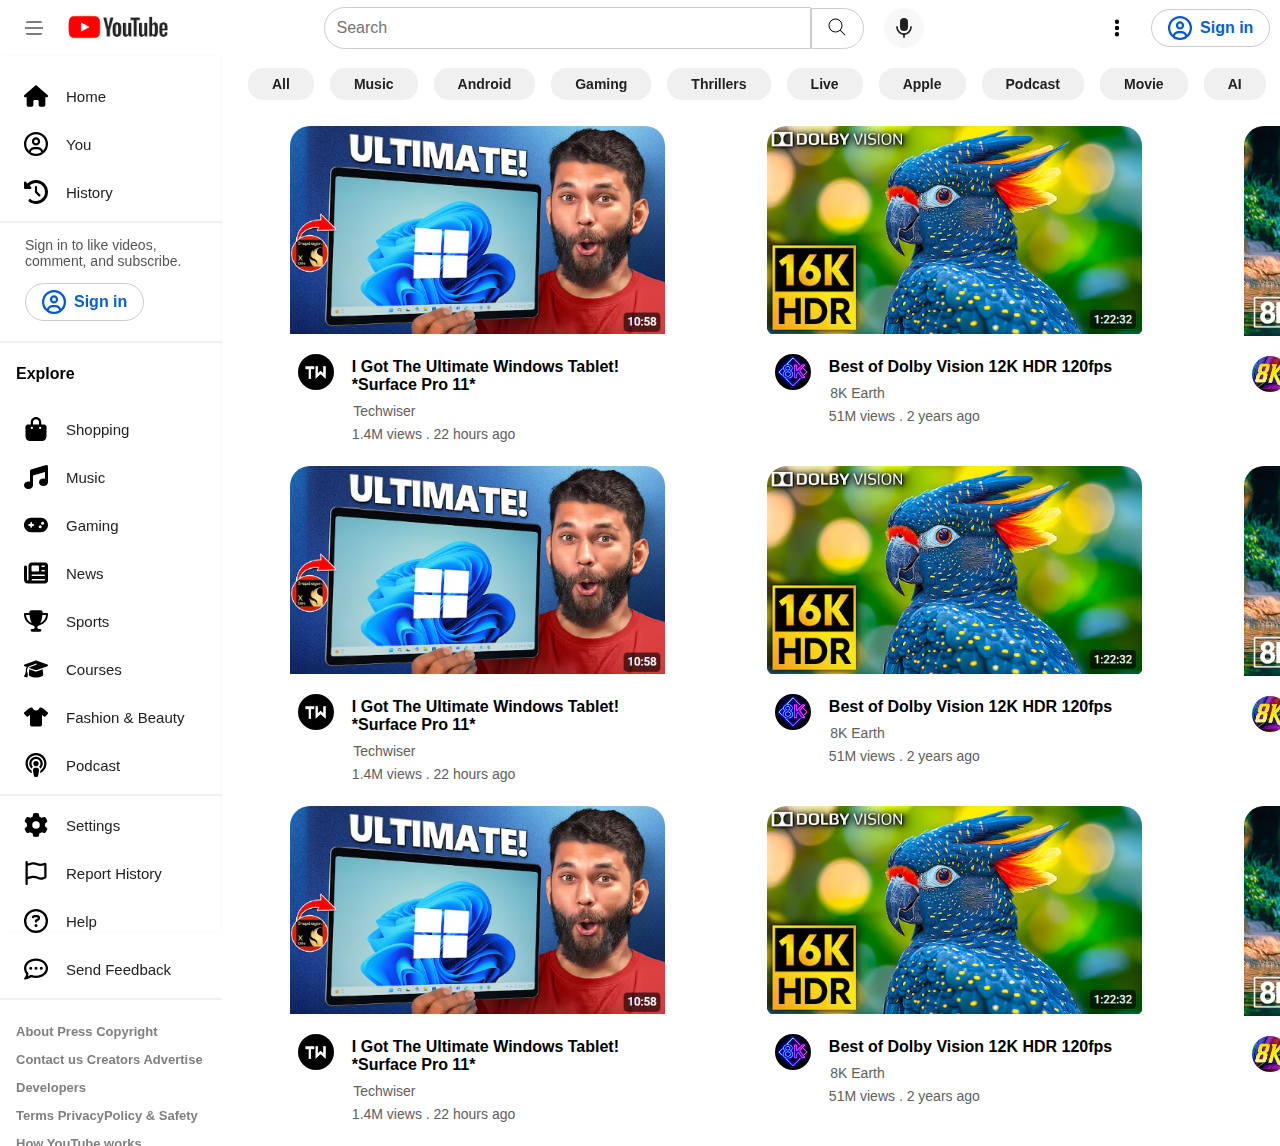
<file: index.html>
<!DOCTYPE html>
<html lang="en">

<head>
    <meta charset="UTF-8">
    <meta name="viewport" content="width=device-width, initial-scale=1.0">
    <title>YouTube</title>
    <link rel="icon" href="youtube_icon.png">
    <link rel="stylesheet" href="style.css">
</head>

<body>
    <header class="yt_header">

        <!--Left header div-->
        <div class="yt_header_left">
            <img src="hamburger_icon.svg" alt="Menu" height="24" width="24" class="hamburger_icon">
            <a href="index.html">
                <img src="youtube_logo.png" alt="YouTube Logo" class="yt_logo">
            </a>
        </div>
        <!--Center header div-->
        <div class="yt_header_center">
            <input type="text" class="searchbar" placeholder="Search">
            <button class="search_btn">
                <img src="search_icon.svg" alt="Search Icon" height="24" width="24" />
            </button>
            <button class="mic_btn">
                <img src="mic_icon.svg" alt="Mic Icon" height="24" width="24" />
            </button>
        </div>

        </div>
        <!--Right header div-->
        <div class="yt_header_right">
            <button class="More_icon">
                <img src="ellipsis-vertical-solid.svg" alt="More Icon" height="20" width="20" />
            </button>
            <button class="signin_btn">
                <img src="user.svg" alt="User Icon" height="24" width="24" style="margin-right:8px;" />
                <span>Sign in</span>
            </button>
        </div>
        <!--Vertical button group-->
        <div class="header_filters">
            <button class="filter_btn">All</button>
            <button class="filter_btn">Music</button>
            <button class="filter_btn">Android</button>
            <button class="filter_btn">Gaming</button>
            <button class="filter_btn">Thrillers</button>
            <button class="filter_btn">Live</button>
            <button class="filter_btn">Apple</button>
            <button class="filter_btn">Podcast</button>
            <button class="filter_btn">Movie</button>
            <button class="filter_btn">AI</button>
            <button class="filter_btn">Traliers</button>
            <button class="filter_btn">Comedy</button>
        </div>
    </header>

    <!-- Sidebar -->

    <div class="yt_layout">
        <nav class="yt_sidebar">
            <ul>
                <li><img src="home_icon.svg" alt="Home" class="yt_sidebar_icon"> Home</li>
                <li><img src="user.svg" alt="You" class="yt_sidebar_icon"> You</li>
                <li><img src="history_icon.svg" alt="History" class="yt_sidebar_icon"> History</li>
                <hr style="border: 1px solid #f0f0f0; width: 100%;">
                <div class="demo_text">
                    <p>Sign in to like videos, comment, and subscribe.</p>
                </div>
                <button class="signin_btn_sidebar">
                    <img src="user.svg" alt="User Icon" height="24" width="24" style="margin-right:8px;" />
                    <span>Sign in</span>
                </button>
                <hr style="border: 1px solid #f0f0f0; width: 100%;">
                <p class="explore">Explore</p>
                <li><img src="shopping_icon.svg" alt="Shopping" class="yt_sidebar_icon"> Shopping</li>
                <li><img src="music_icon.svg" alt="Music" class="yt_sidebar_icon"> Music</li>
                <li><img src="gaming_icon.svg" alt="Gaming" class="yt_sidebar_icon"> Gaming</li>
                <li><img src="news_icon.svg" alt="News" class="yt_sidebar_icon"> News</li>
                <li><img src="sports_icon.svg" alt="Sports" class="yt_sidebar_icon"> Sports</li>
                <li><img src="courses_icon.svg" alt="Courses" class="yt_sidebar_icon"> Courses</li>
                <li><img src="fashion_icon.svg" alt="Fashion & Beauty" class="yt_sidebar_icon"> Fashion & Beauty</li>
                <li><img src="podcast_icon.svg" alt="Podcast" class="yt_sidebar_icon"> Podcast</li>
                <hr style="border: 1px solid #f0f0f0; width: 100%;">
                <li><img src="settings_icon.svg" alt="Settings" class="yt_sidebar_icon"> Settings</li>
                <li><img src="report_history_icon.svg" alt="Report History" class="yt_sidebar_icon"> Report History</li>
                <li><img src="help_icon.svg" alt="Help" class="yt_sidebar_icon"> Help</li>
                <li><img src="feedback_icon.svg" alt="Send Feedback" class="yt_sidebar_icon"> Send Feedback</li>
                <hr style="border: 1px solid #f0f0f0; width: 100%;">
                <div class="sidebar_footer">
                    <p>About Press Copyright</p>
                    <p>Contact us Creators Advertise</p>
                    <p>Developers</p>
                    <p>Terms PrivacyPolicy & Safety</p>
                    <p>How YouTube works</p>
                    <p>Test new features</p>
                    <p style="color: rgba(0, 0, 0, 0.375)">&copy; 2025 Google LLC</p>
                </div>
            </ul>
        </nav>
        <div class="yt_main">
            <!-- Main content area -->
            <div class="yt-grid">
                <a href="intab1.html" target="_self">
                    <article class="yt-card">
                        <img id="card_image_" src="image_1.jpg" alt="image_1" class="yt-img">
                        <div class="yt-card-content">
                            <channel id="yt-card-channel">
                                <img src="channel_1.jpg" alt="Channel Icon" class="yt-channel-icon"
                                    style="height: 36px; width: 36px; border-radius: 50%;">
                            </channel>
                            <h3 id="yt-card-title" style="font-size: 16px;"> I Got The Ultimate Windows Tablet! *Surface
                                Pro 11*</h3>
                            <p id="yt-card-channel_name">Techwiser</p>
                            <p id="views_time">1.4M views . 22 hours ago</p>
                        </div>
                    </article>
                </a>
                <a href="intab2.html" target="_self">
                    <article class="yt-card">
                        <img id="card_image_" src="image_2.jpg" alt="image_2" class="yt-img">
                        <div class="yt-card-content">
                            <channel id="yt-card-channel">
                                <img src="channel_2.jpg" alt="Channel Icon" class="yt-channel-icon"
                                    style="height: 36px; width: 36px; border-radius: 50%;">
                            </channel>
                            <h3 id="yt-card-title" style="font-size: 16px;">Best of Dolby Vision 12K HDR 120fps</h3>
                            <p id="yt-card-channel_name">8K Earth</p>
                            <p id="views_time">51M views . 2 years ago</p>
                        </div>
                    </article>
                </a>
                <a href="intab3.html" target="_self">
                    <article class="yt-card">
                        <img id="card_image_" src="image_3.jpg" alt="image_3" class="yt-img">
                        <div class="yt-card-content">
                            <channel id="yt-card-channel">
                                <img src="channel_3.jpg" alt="Channel Icon" class="yt-channel-icon"
                                    style="height: 36px; width: 36px; border-radius: 50%;">
                            </channel>
                            <h3 id="yt-card-title" style="font-size: 16px;">Brilliant Plumage Birds 8K Vivid</h3>
                            <p id="yt-card-channel_name">Birdsong Bliss 8K</p>
                            <p id="views_time">356 views . 2 days ago</p>
                        </div>
                    </article>
                </a>
            </div>

            <!--Grid _2-->
            <div class="yt-grid">
                <a href="intab1.html" target="_self">
                    <article class="yt-card">
                        <img id="card_image_" src="image_1.jpg" alt="image_1" class="yt-img">
                        <div class="yt-card-content">
                            <channel id="yt-card-channel">
                                <img src="channel_1.jpg" alt="Channel Icon" class="yt-channel-icon"
                                    style="height: 36px; width: 36px; border-radius: 50%;">
                            </channel>
                            <h3 id="yt-card-title" style="font-size: 16px;"> I Got The Ultimate Windows Tablet! *Surface
                                Pro 11*</h3>
                            <p id="yt-card-channel_name">Techwiser</p>
                            <p id="views_time">1.4M views . 22 hours ago</p>
                        </div>
                    </article>
                </a>
                <a href="intab2.html" target="_self">
                    <article class="yt-card">
                        <img id="card_image_" src="image_2.jpg" alt="image_2" class="yt-img">
                        <div class="yt-card-content">
                            <channel id="yt-card-channel">
                                <img src="channel_2.jpg" alt="Channel Icon" class="yt-channel-icon"
                                    style="height: 36px; width: 36px; border-radius: 50%;">
                            </channel>
                            <h3 id="yt-card-title" style="font-size: 16px;">Best of Dolby Vision 12K HDR 120fps</h3>
                            <p id="yt-card-channel_name">8K Earth</p>
                            <p id="views_time">51M views . 2 years ago</p>
                        </div>
                    </article>
                </a>
                <a href="intab3.html" target="_self">
                    <article class="yt-card">
                        <img id="card_image_" src="image_3.jpg" alt="image_3" class="yt-img">
                        <div class="yt-card-content">
                            <channel id="yt-card-channel">
                                <img src="channel_3.jpg" alt="Channel Icon" class="yt-channel-icon"
                                    style="height: 36px; width: 36px; border-radius: 50%;">
                            </channel>
                            <h3 id="yt-card-title" style="font-size: 16px;">Brilliant Plumage Birds 8K Vivid</h3>
                            <p id="yt-card-channel_name">Birdsong Bliss 8K</p>
                            <p id="views_time">356 views . 2 days ago</p>
                        </div>
                    </article>
                </a>
            </div>

            <!--Grid _3-->
            <div class="yt-grid">
                <a href="intab1.html" target="_self">
                    <article class="yt-card">
                        <img id="card_image_" src="image_1.jpg" alt="image_1" class="yt-img">
                        <div class="yt-card-content">
                            <channel id="yt-card-channel">
                                <img src="channel_1.jpg" alt="Channel Icon" class="yt-channel-icon"
                                    style="height: 36px; width: 36px; border-radius: 50%;">
                            </channel>
                            <h3 id="yt-card-title" style="font-size: 16px;"> I Got The Ultimate Windows Tablet! *Surface
                                Pro 11*</h3>
                            <p id="yt-card-channel_name">Techwiser</p>
                            <p id="views_time">1.4M views . 22 hours ago</p>
                        </div>
                    </article>
                </a>
                <a href="intab2.html" target="_self">
                    <article class="yt-card">
                        <img id="card_image_" src="image_2.jpg" alt="image_2" class="yt-img">
                        <div class="yt-card-content">
                            <channel id="yt-card-channel">
                                <img src="channel_2.jpg" alt="Channel Icon" class="yt-channel-icon"
                                    style="height: 36px; width: 36px; border-radius: 50%;">
                            </channel>
                            <h3 id="yt-card-title" style="font-size: 16px;">Best of Dolby Vision 12K HDR 120fps</h3>
                            <p id="yt-card-channel_name">8K Earth</p>
                            <p id="views_time">51M views . 2 years ago</p>
                        </div>
                    </article>
                </a>
                <a href="intab3.html" target="_self">
                    <article class="yt-card">
                        <img id="card_image_" src="image_3.jpg" alt="image_3" class="yt-img">
                        <div class="yt-card-content">
                            <channel id="yt-card-channel">
                                <img src="channel_3.jpg" alt="Channel Icon" class="yt-channel-icon"
                                    style="height: 36px; width: 36px; border-radius: 50%;">
                            </channel>
                            <h3 id="yt-card-title" style="font-size: 16px;">Brilliant Plumage Birds 8K Vivid</h3>
                            <p id="yt-card-channel_name">Birdsong Bliss 8K</p>
                            <p id="views_time">356 views . 2 days ago</p>
                        </div>
                    </article>
                </a>
            </div>
        </div>

</body>

</html>
</file>
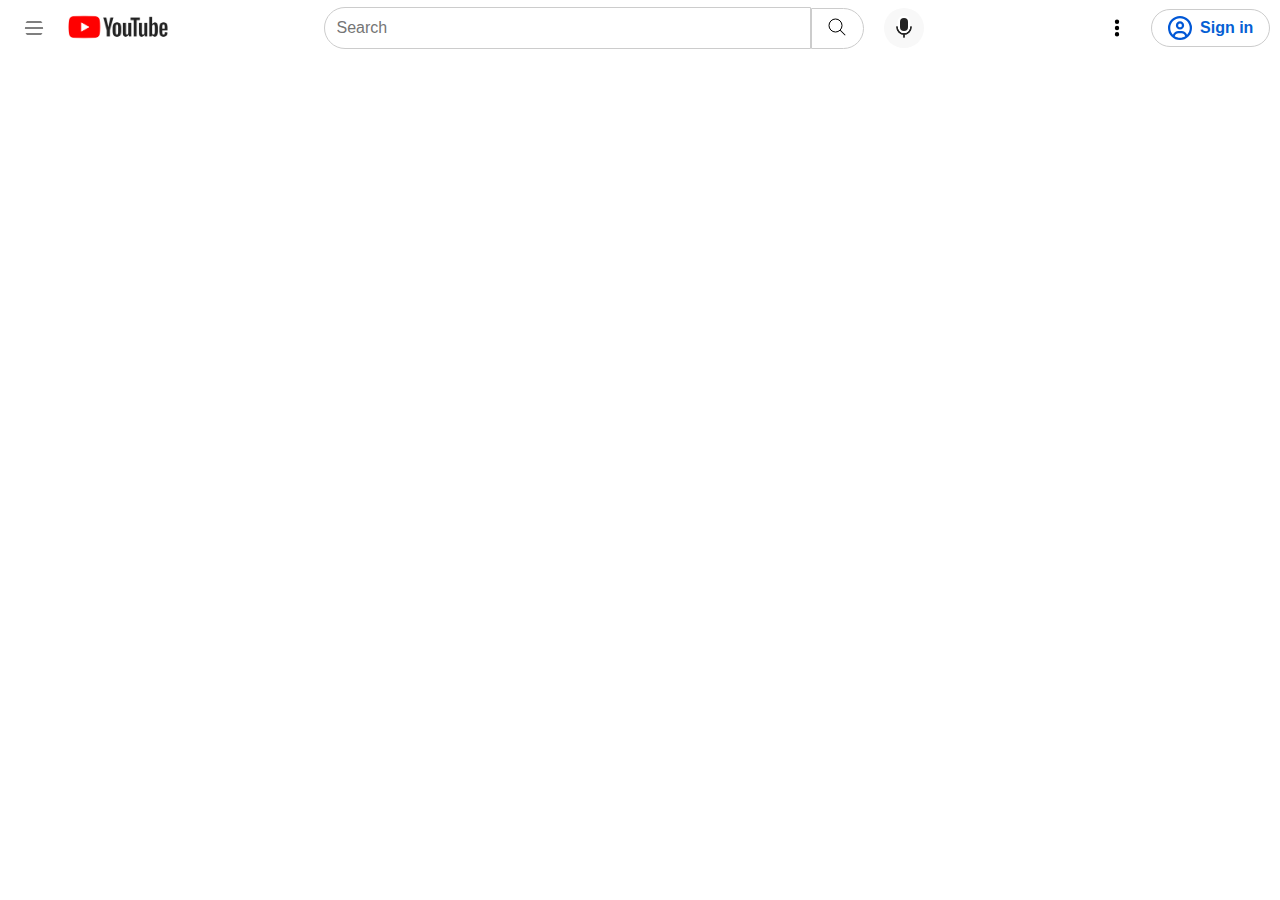
<file: intab.html>
<!DOCTYPE html>
<html lang="en">

<head>
    <meta charset="UTF-8">
    <meta name="viewport" content="width=device-width, initial-scale=1.0">
    <title>I Got The Ultimate Windows Tablet! *Surface Pro 11*</title>
    <link rel="icon" href="youtube_icon.png">
    <link rel="stylesheet" href="style.css">
</head>

<body>
    <script src="universal_header.js"></script>
    <br>

    <iframe width="845" height="420" src="https://www.youtube.com/embed/7KMbgZ7nHmU?si=wPnsCyqgdhUiN0f0"
        title="YouTube video player" frameborder="0"
        allow="accelerometer; autoplay; clipboard-write; encrypted-media; gyroscope; picture-in-picture; web-share"
        referrerpolicy="strict-origin-when-cross-origin" allowfullscreen style="padding: 100px;"></iframe>

</body>

</html>
</file>
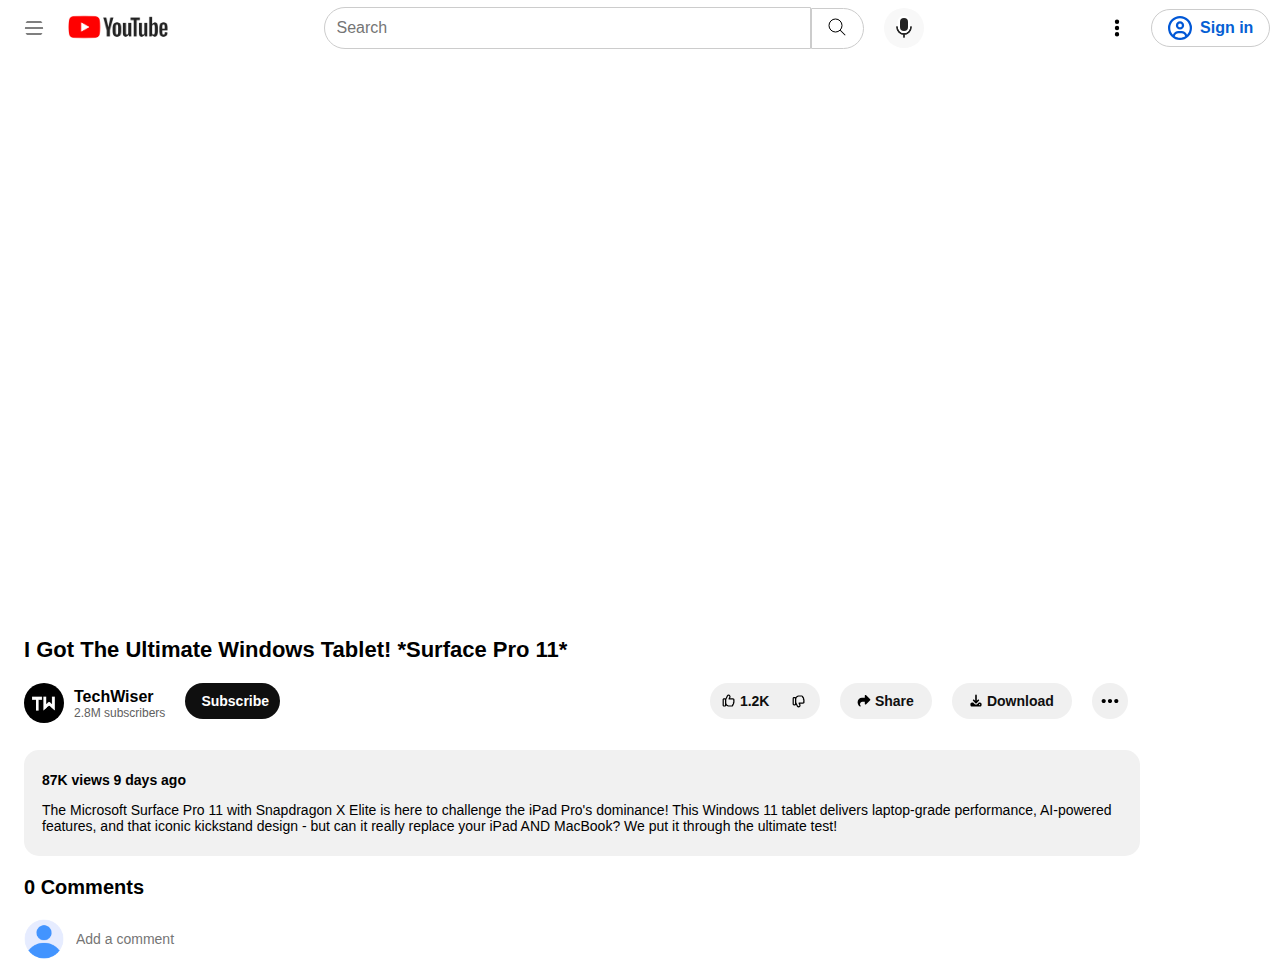
<file: intab2.html>
<!DOCTYPE html>
<html lang="en">

<head>
    <meta charset="UTF-8">
    <meta name="viewport" content="width=device-width, initial-scale=1.0">
    <title>Best of Dolby Vision 12K HDR 120fps</title>
    <link rel="icon" href="youtube_icon.png">
    <link rel="stylesheet" href="style.css">
</head>

<body>
    <script src="universal_header.js"></script>

    <!--main video div-->
    <div id="video_stream" style="margin-left: 24px;">
        <iframe width="1100px" height="550px" src="https://www.youtube.com/embed/7KMbgZ7nHmU?si=wPnsCyqgdhUiN0f0"
            title="YouTube video player" frameborder="0"
            allow="accelerometer; autoplay; clipboard-write; encrypted-media; gyroscope; picture-in-picture; web-share"
            referrerpolicy="strict-origin-when-cross-origin" allowfullscreen
            style="border-radius: 15px; margin-top: 75px;">
        </iframe>
        <h3 style="font-size: 22px; line-height: 2px;">I Got The Ultimate Windows Tablet! *Surface Pro 11*</h3>
        <div style="display: flex">
            <img src=" channel_1.jpg" alt="Channel Icon" class="yt-channel-icon"
                style="height: 40px; width: 40px; border-radius: 50%; margin-top: 10px;">

            <h4 style="font-size: 16px; margin-left: 10px; line-height: 5px;">TechWiser <br>
                <p style="font-size: 12px; font-weight: 300; color: #606060;">2.8M subscribers</p>
            </h4>
            <button id="subscribe-btn">Subscribe</button>
            <button id="like-count-btn">
                <img src="like_icon.svg" alt="Like" id="like-icon">
                <span id="like-count">1.2K</span>
            </button>
            <button id="dislike-count-btn">
                <img src="dislike_icon.svg" alt="Dislike" id="dislike-icon">
            </button>
            <button id="share-btn">
                <img src="share-icon.svg" alt="Share" id="share-icon">
                <span id="share-text">Share</span>
            </button>
            <button id="download-btn">
                <img src="download-icon.svg" alt="Download" id="download-icon">
                <span id="download-text">Download</span>
            </button>
            <button id="ellipse-horizontal-btn">
                <img src="ellipsis-horizontal-icon.svg" alt="More" id="ellipsis-horizontal-icon">
            </button>
        </div>
        <div id="description-box">
            <p style="font-weight: 550; margin-left: 10px;">87K views 9 days ago</p>
            <p style="margin-left: 10px;">The Microsoft Surface Pro 11 with Snapdragon X Elite is here to challenge the
                iPad Pro's dominance! This
                Windows 11
                tablet delivers laptop-grade performance, AI-powered features, and that iconic kickstand design - but
                can it really
                replace your iPad AND MacBook? We put it through the ultimate test!
            </p>
        </div>
        <div id="comment-section">
            <h3 style="font-size: 20px;">0 Comments</h3>
            <div class="comment" style="display: flex; align-items: center; margin-top: 10px;">
                <img src="user_account.png" alt="Profile Icon" id="prolile-icon" style=" height: 40px; width: 40px;
                    border-radius: 50%;">
                <input style="font-size: 14px; color: #606060; margin-left: 10px; border: none;"
                    placeholder="Add a comment">
            </div>
        </div>
    </div>
    <!--secondary video div-->
    <nav class="yt_secondary_display">
        <div class="segments">
        </div>

    </nav>


</body>

</html>

<!---
    <div style=" padding-bottom: 75px;">
        </div>
        <iframe width="560" height="315" src="https://www.youtube.com/embed/_WUZmzNTJB4?si=bgp8wDFbnD2zsLr8"
            title="YouTube video player" frameborder="0"
            allow="accelerometer; autoplay; clipboard-write; encrypted-media; gyroscope; picture-in-picture; web-share"
            referrerpolicy="strict-origin-when-cross-origin" allowfullscreen
            style="border-radius: 15px; margin-left: 24px;">
        </iframe> --->
</file>
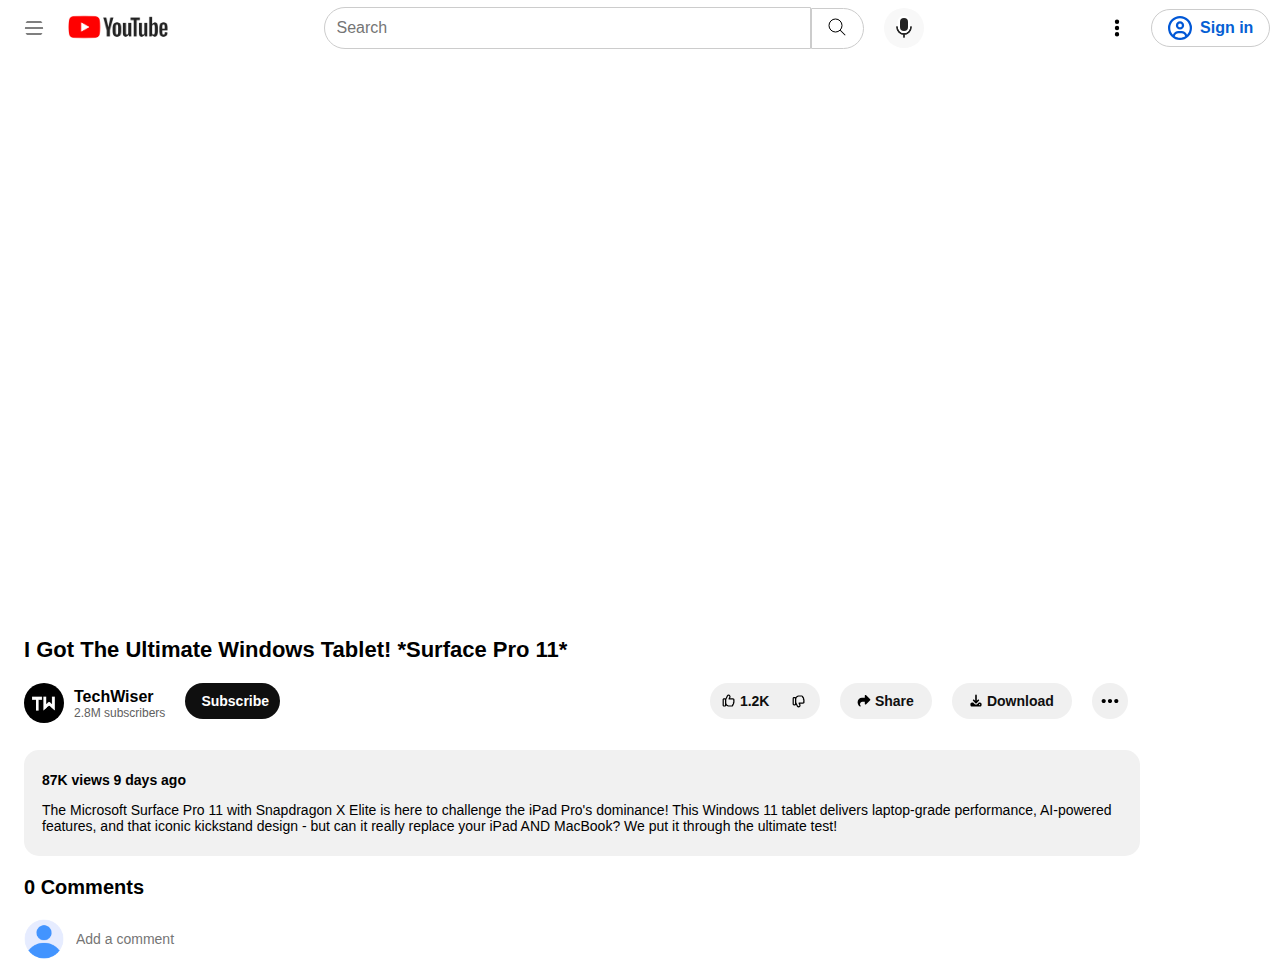
<file: intab3.html>
<!DOCTYPE html>
<html lang="en">

<head>
    <meta charset="UTF-8">
    <meta name="viewport" content="width=device-width, initial-scale=1.0">
    <title>Best of Dolby Vision 12K HDR 120fps</title>
    <link rel="icon" href="youtube_icon.png">
    <link rel="stylesheet" href="style.css">
</head>

<body>
    <script src="universal_header.js"></script>

    <!--main video div-->
    <div id="video_stream" style="margin-left: 24px;">
        <iframe width="1100" height="550" src="https://www.youtube.com/embed/QhmPJ70ojOk?si=-_IRPKeZSrVG58fY"
            title="YouTube video player" frameborder="0"
            allow="accelerometer; autoplay; clipboard-write; encrypted-media; gyroscope; picture-in-picture; web-share"
            referrerpolicy="strict-origin-when-cross-origin" allowfullscreen
            style="border-radius: 15px; margin-top: 75px;"></iframe>
        <h3 style="font-size: 22px; line-height: 2px;">I Got The Ultimate Windows Tablet! *Surface Pro 11*</h3>
        <div style="display: flex">
            <img src=" channel_1.jpg" alt="Channel Icon" class="yt-channel-icon"
                style="height: 40px; width: 40px; border-radius: 50%; margin-top: 10px;">

            <h4 style="font-size: 16px; margin-left: 10px; line-height: 5px;">TechWiser <br>
                <p style="font-size: 12px; font-weight: 300; color: #606060;">2.8M subscribers</p>
            </h4>
            <button id="subscribe-btn">Subscribe</button>
            <button id="like-count-btn">
                <img src="like_icon.svg" alt="Like" id="like-icon">
                <span id="like-count">1.2K</span>
            </button>
            <button id="dislike-count-btn">
                <img src="dislike_icon.svg" alt="Dislike" id="dislike-icon">
            </button>
            <button id="share-btn">
                <img src="share-icon.svg" alt="Share" id="share-icon">
                <span id="share-text">Share</span>
            </button>
            <button id="download-btn">
                <img src="download-icon.svg" alt="Download" id="download-icon">
                <span id="download-text">Download</span>
            </button>
            <button id="ellipse-horizontal-btn">
                <img src="ellipsis-horizontal-icon.svg" alt="More" id="ellipsis-horizontal-icon">
            </button>
        </div>
        <div id="description-box">
            <p style="font-weight: 550; margin-left: 10px;">87K views 9 days ago</p>
            <p style="margin-left: 10px;">The Microsoft Surface Pro 11 with Snapdragon X Elite is here to challenge the
                iPad Pro's dominance! This
                Windows 11
                tablet delivers laptop-grade performance, AI-powered features, and that iconic kickstand design - but
                can it really
                replace your iPad AND MacBook? We put it through the ultimate test!
            </p>
        </div>
        <div id="comment-section">
            <h3 style="font-size: 20px;">0 Comments</h3>
            <div class="comment" style="display: flex; align-items: center; margin-top: 10px;">
                <img src="user_account.png" alt="Profile Icon" id="prolile-icon" style=" height: 40px; width: 40px;
                    border-radius: 50%;">
                <input style="font-size: 14px; color: #606060; margin-left: 10px; border: none;"
                    placeholder="Add a comment">
            </div>
        </div>
    </div>
    <!--secondary video div-->
    <nav class="yt_secondary_display">
        <div class="segments">
        </div>

    </nav>


</body>

</html>
</file>
<file: style.css>
body {
    margin: 0;
    font-family: Arial, sans-serif;
    background: #fff;
    font-size: 10px;
}

.yt_header {
    width: 98%;
    display: flex;
    align-items: center;
    justify-content: space-between;
    padding: 0 16px;
    height: 56px;
    background: #fff;
    position: fixed;
}

.yt_header_left {
    display: flex;
    align-items: center;
}

.yt_logo {
    width: 100px;
    height: 56px;
    cursor: pointer;
}

.hamburger_icon {
    height: 20px;
    width: 20px;
    margin-right: 16px;
    background-color: none;
    border: none;
    cursor: pointer;
    padding: 8px;
    border-radius: 50%;
    display: flex;
    align-items: center;
    justify-content: center;
}

.hamburger_icon:hover {
    background: #e5e5e5;
}

.yt_header_center {
    display: flex;
    align-items: center;
    max-width: 600px;
    margin: 0 40px;
}

.searchbar {
    width: 600px;
    height: 40px;
    padding: 0 12px;
    border: 1px solid #ccc;
    border-radius: 40px 0px 0px 40px;
    /*border-top-left-radius , border-top-right-radius , border-bottom-right-radius , border-bottom-left-radius*/
    font-size: 16px;
    outline: none;
}

.search_btn {
    height: 41px;
    width: 64px;
    border: 1px solid #ccc;
    background-color: #fff;
    border-radius: 0px 40px 40px 0px;
    cursor: pointer;
    display: block;
    align-items: center;
    justify-content: center;
}

.search_btn:hover {
    background: #fff;
}

.mic_btn {
    margin-left: 20px;
    background-color: #f8f8f8;
    border: none;
    cursor: pointer;
    padding: 8px;
    border-radius: 50%;
    display: flex;
    align-items: center;
    justify-content: center;
}

.mic_btn:hover {
    background: #f0f0f0;
}

.yt_header_right {
    display: flex;
    align-items: center;
    gap: 16px;
}

.More_icon {
    margin-left: 20px;
    background-color: #fff;
    border: none;
    cursor: pointer;
    padding: 8px;
    border-radius: 50%;
    display: flex;
    align-items: center;
    justify-content: center;
}

.signin_btn {
    display: flex;
    align-items: center;
    background: none;
    border: 1px solid #ccc;
    color: #065fd4;
    font-weight: 550;
    font-size: 16px;
    padding: 6px 16px;
    border-radius: 20px;
    cursor: pointer;
}

.signin_btn:hover {
    background: #def1ff;
    /*lightblue background*/
    color: #065fd4;
    border-color: #def1ff;
}

.signin_btn img[alt="User Icon"] {
    filter: invert(24%) sepia(98%) saturate(7471%) hue-rotate(210deg) brightness(97%) contrast(101%);
}

.header_filters {
    display: flex;
    flex-direction: row;
    align-items: center;
    position: fixed;
    top: 56px;
    left: 220px;
    right: 0;
    background: #fff;
    padding: 12px 24px;
    gap: 8px
}

.filter_btn {
    padding: 8px 24px;
    margin: 0 4px;
    background: #f0f0f0;
    border: none;
    border-radius: 15px;
    font-size: 14px;
    color: #222;
    cursor: pointer;
    font-weight: 550;
}

.filter_btn:hover,
.filter_btn.active {
    background: #222;
    color: #fff;
}

/* Sidebar */
.yt_layout {
    display: flex;
    min-height: 100vh;
    background: #fff;
    overflow-x: hidden;
}

.yt_sidebar {
    width: 220px;
    background: #fff;
    border-color: #f8f8f8;
    padding-top: 16px;
    padding-bottom: 16px;
    box-shadow: 1px 0 4px rgba(0, 0, 0, 0.03);
    position: fixed;
    top: 56px;
    left: 0;
    height: calc(100vh - 56px);
    z-index: 100;
}

.yt_sidebar:hover {
    overflow-y: auto;
    scrollbar-width: thin;
    scrollbar-color: grey #fff;
}

.yt_sidebar ul {
    list-style: none;
    padding: 0;
    margin: 0;
}

.yt_sidebar li {
    display: flex;
    align-items: center;
    padding: 12px 24px;
    font-size: 15px;
    color: #222;
    cursor: pointer;
}

.yt_sidebar li:hover {
    background: #f0f0f0;
}

.yt_sidebar_icon {
    width: 24px;
    height: 24px;
    margin-right: 18px;
    vertical-align: middle;
}

/*Sign in to like videos,comment,and subscribe.*/
.demo_text {
    padding-left: 25px;
    vertical-align: middle;
    font-size: 14px;
    color: #555;
}

.signin_btn_sidebar {
    margin-left: 25px;
    display: flex;
    align-items: center;
    background: none;
    border: 1px solid #ccc;
    color: #065fd4;
    font-weight: 550;
    font-size: 16px;
    padding: 6px 16px;
    border-radius: 20px;
    cursor: pointer;
    margin-bottom: 20px;
}

.signin_btn_sidebar:hover {
    background: #def1ff;
    color: #065fd4;
    border-color: #def1ff;
}

.signin_btn_sidebar img[alt="User Icon"] {
    filter: invert(24%) sepia(98%) saturate(7471%) hue-rotate(210deg) brightness(97%) contrast(101%);
}

.explore {
    display: block;
    align-items: center;
    background: none;
    color: black;
    font-weight: 600;
    font-size: 16px;
    padding: 6px 16px;
    cursor: pointer;
}

.sidebar_footer {
    display: block;
    align-items: center;
    background: none;
    color: gray;
    font-weight: 600;
    font-size: 13px;
    padding: 6px 16px;
    cursor: pointer;
}

/*Main Content Area*/

.yt_main {
    margin-top: 56px;
    flex: 1;
    padding-top: 70px;
    padding-left: 70px;
    margin-left: 220px;
    background: #fff;
}

.yt_main a {
    text-decoration: none;
    color: inherit;
}

.yt-grid {
    display: grid;
    grid-template-columns: repeat(3, 53vh);

}

.yt-card {
    width: 375px;
    height: 340px;
    border-radius: 20px;
    overflow: hidden;
    display: flex;
    flex-direction: column;
}

#card_image {
    width: 375px;
    height: 200px;
    border-radius: 20px;
    overflow: hidden;
    display: flex;
    flex-direction: column;
}

.yt-card-content {
    padding: 8px;
    display: inline;
    flex-direction: column;
}

#yt-card-channel {
    padding: 12px 0;
    float: left;
    width: 15%;
}

#yt-card-title {
    float: right;
    width: 85%;
}

#yt-card-channel_name {
    margin: 0px -1.4px 0px 0px;
    line-height: 2px;
    float: right;
    width: 85%;
    color: #606060;
    font-size: 14px;
}

#views_time {
    float: right;
    width: 85%;
    color: #606060;
    font-size: 14px;
}

/*intab.html styling*/

#subscribe-btn {
    height: 36px;
    width: 94.54px;
    font-weight: 550;
    margin-top: 10px;
    margin-left: 20px;
    margin-right: 330px;
    background-color: #0f0f0f;
    color: white;
    border: none;
    padding: 8px 16px;
    border-radius: 20px;
    font-size: 14px;
    cursor: pointer;
}

#like-count-btn {
    height: 36px;
    width: 70px;
    display: flex;
    align-items: center;
    background-color: #f0f0f0;
    border: none;
    border-radius: 40px 0px 0px 40px;
    font-size: 14px;
    color: #606060;
    cursor: pointer;
    margin-left: 100px;
    margin-top: 10px;
}

#like-count-btn:hover {
    background: #e5e5e5;
}


#like-icon {
    margin-left: 5px;
    height: 16px;
    width: 16px;
    cursor: pointer;
}

#like-count {
    color: #0f0f0f;
    margin-left: 3px;
    font-weight: 550;
}

#dislike-count-btn {
    margin-top: 10px;
    height: 36px;
    width: 40px;
    display: flex;
    align-items: center;
    background-color: #f0f0f0;
    border: none;
    border-radius: 0px 40px 40px 0px;
    font-size: 14px;
    color: #606060;
    cursor: pointer;
}

#dislike-count-btn:hover {
    background: #e5e5e5;
}

#dislike-icon {
    margin-left: 5px;
    height: 16px;
    width: 16px;
    cursor: pointer;
}

#share-btn {
    margin-left: 20px;
    margin-top: 10px;
    height: 36px;
    width: 92px;
    display: flex;
    align-items: center;
    background-color: #f0f0f0;
    border: none;
    border-radius: 40px 40px 40px 40px;
    font-size: 14px;
    color: #606060;
    cursor: pointer;
}

#share-icon {
    margin-left: 10px;
    height: 16px;
    width: 16px;
    cursor: pointer;
}

#share-btn:hover {
    background: #e5e5e5;
}

#share-text {
    color: #0f0f0f;
    margin-left: 3px;
    font-weight: 550;
}

#download-btn {
    margin-left: 20px;
    margin-top: 10px;
    height: 36px;
    width: 120px;
    display: flex;
    align-items: center;
    background-color: #f0f0f0;
    border: none;
    border-radius: 40px 40px 40px 40px;
    font-size: 14px;
    color: #606060;
    cursor: pointer;
}

#download-icon {
    margin-left: 10px;
    height: 16px;
    width: 16px;
    cursor: pointer;
}

#download-btn:hover {
    background: #e5e5e5;
}

#download-text {
    color: #0f0f0f;
    margin-left: 3px;
    font-weight: 550;
}

#ellipse-horizontal-btn {
    margin-left: 20px;
    margin-top: 10px;
    height: 36px;
    width: 36px;
    display: flex;
    align-items: center;
    background-color: #f0f0f0;
    border: none;
    border-radius: 40px 40px 40px 40px;
    font-size: 14px;
    color: #606060;
    cursor: pointer;
}

#ellispe-horizontal-icon {
    margin-left: 10px;
    height: 16px;
    width: 16px;
    cursor: pointer;
}

#ellipse-horizontal-btn:hover {
    background: #e5e5e5;
}

#description-box {
    width: 1100px;
    background-color: #f1f1f1;
    border-radius: 15px;
    color: black;
    padding: 8px;
    font-size: 14px;
}
</file>
